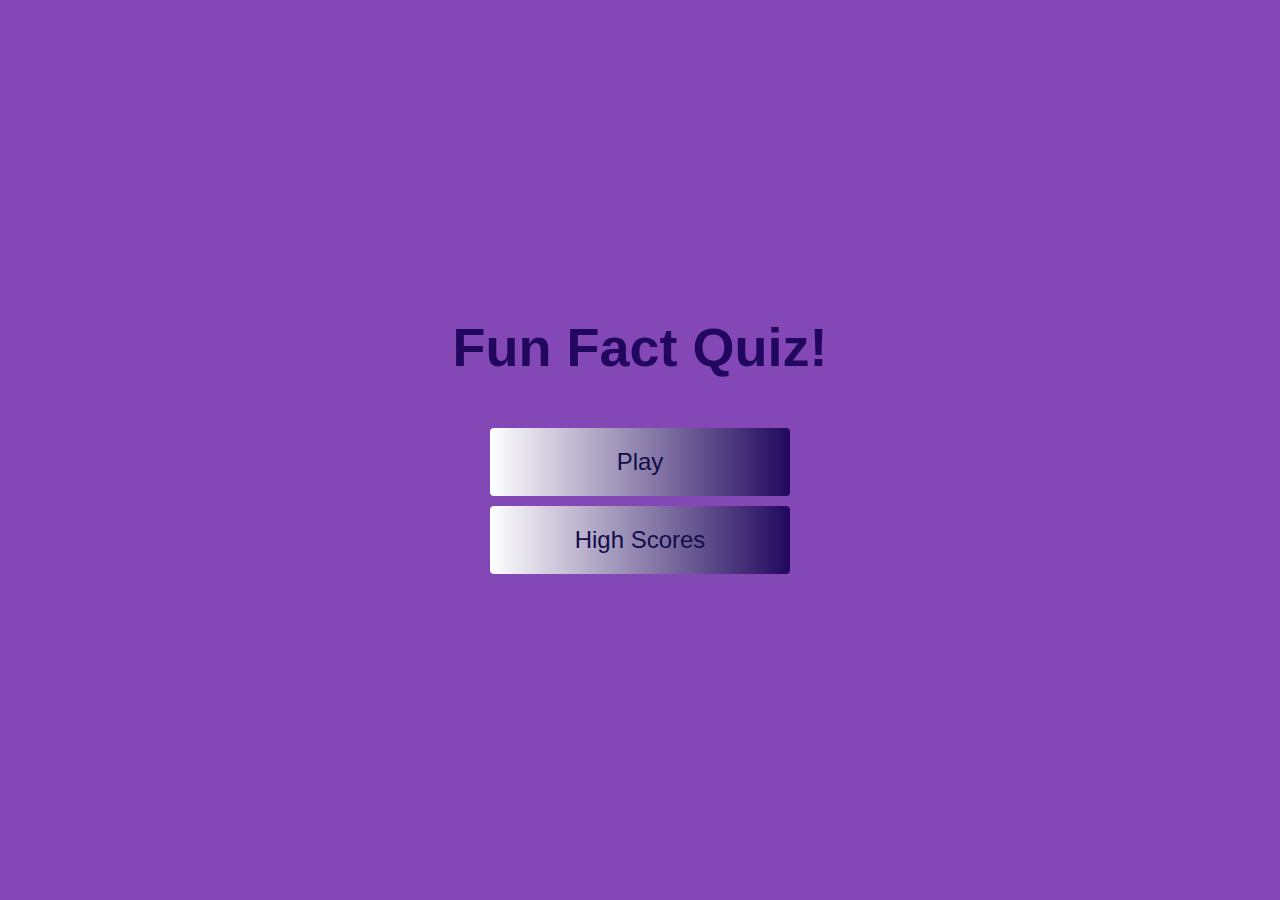
<file: index.html>
<!DOCTYPE html>
<html lang="en">
<head>
        <meta charset="UTF-8">
        <meta name="viewport" content="width=device-width, initial-scale=1.0">
        <title>Fun Fact Quiz</title>
        <link rel="stylesheet" href="style.css">
</head>
<body>
    <div class="container">
        <div id="home" class="flex-column flex-center">
        <h1>Fun Fact Quiz!</h1>  
        <a href="game.html" class="btn">Play</a>
        <a href="highscores.html" id="highscore-btn" class="btn">High Scores</a>
        </div>
    </div>
</body>
</html>
</file>
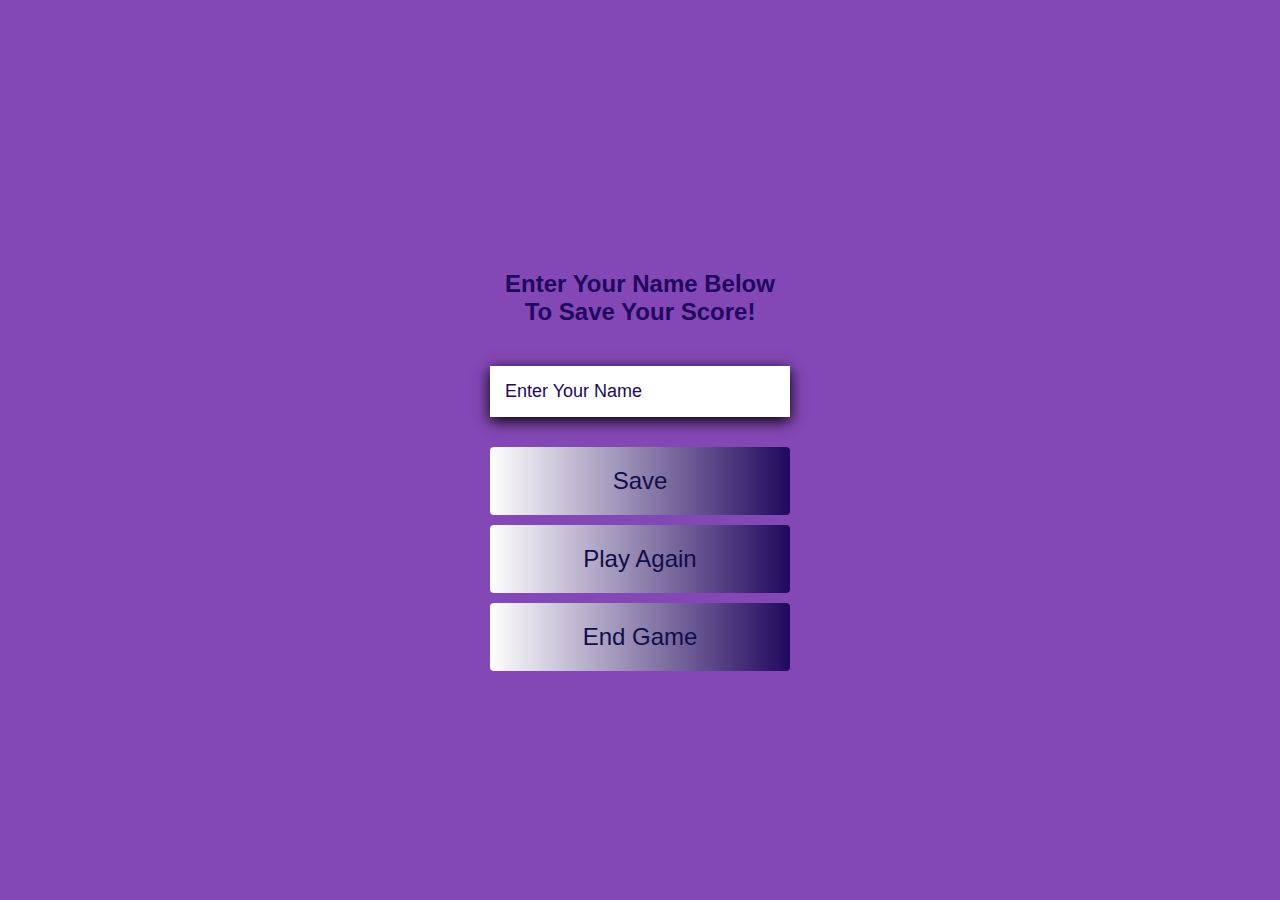
<file: endgame.html>
<!DOCTYPE html>
<html lang="en">
<head>
        <meta charset="UTF-8">
        <meta name="viewport" content="width=device-width, initial-scale=1.0">
        <title>Fun Fact Quiz</title>
        <link rel="stylesheet" href="style.css">
</head>
<body>
    <div class="container">
        <div id="end" class="flex-center flex-column">
            <h1 id="finalScore">0</h1>
            <form id="saveForm" class="end-form-container">
                <h2 id="end-text">Enter Your Name Below To Save Your Score!</h2>
                <input type="text" name="name" id="username" placeholder="Enter Your Name">
                <button class="btn" id="saveScoreBtn" type="submit" disabled>Save</button>
            </form>
            <a href="game.html" class="btn">Play Again</a>
            <a href="/" class="btn">End Game</a>
        </div>
    </div>
    <script src="endgame.js"></script>
</body>
</html>
</file>
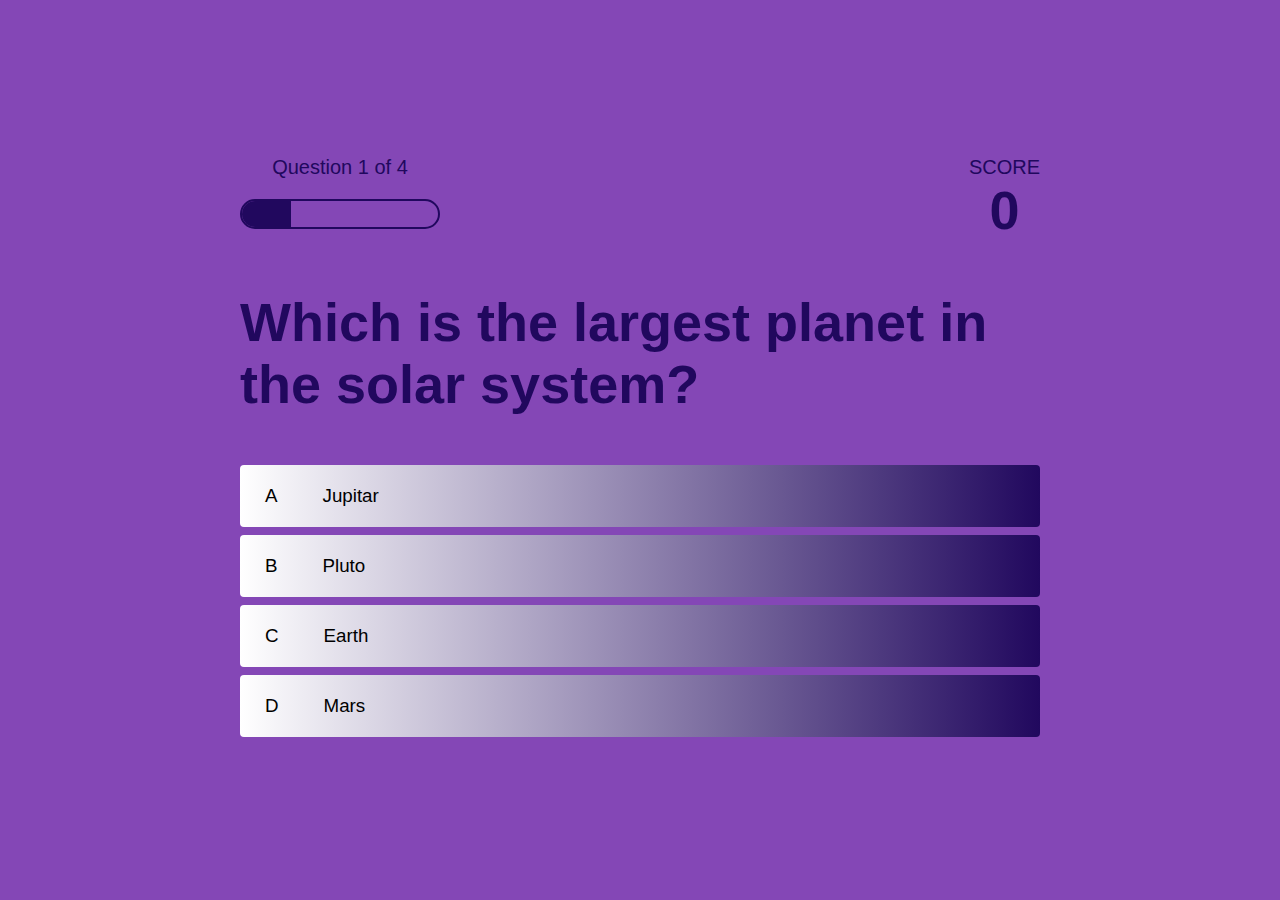
<file: game.html>
<!DOCTYPE html>
<html lang="en">
<head>
   <meta charset="UTF-8">
   <meta name="viewport" content="width=device-width, initial-scale=1.0">
   <title>Questions Page</title>
   <link rel="stylesheet" href="style.css">
   <link rel="stylesheet" href="game.css">
</head> 
<body>
    <div class="container">
        <div id="game" class="justify-center flex-column">
            <div id="hud"> 
                <div class="hud-item">
                    <p id="progressText" class="hud-prefix">QUESTION 1 of 4</p>
                    <div id="progressBar">
                        <div id="progressBarFull"></div>   
                    </div>
                </div>
                <div class="hud-item">
                    <p class="hud-prefix">
                        SCORE
                    </p>
                    <h1 class="hud-main-text" id="score">
                        0
                    </h1>
                </div>
            </div>
            <h1 id="question">Which is the largest planet in the solar system?</h1>
            <div class="choice-container">
                <p class="choice-prefix">A</p>
                <p class="choice-text" data-number="1"Choice 1></p>
            </div>
            <div class="choice-container">
                <p class="choice-prefix">B</p>
                <p class="choice-text" data-number="2">Choice 2</p>
            </div>
            <div class="choice-container">
                <p class="choice-prefix">C</p>
                <p class="choice-text" data-number="3">Choice 3</p>
            </div>
            <div class="choice-container">
                <p class="choice-prefix">D</p>
                <p class="choice-text" data-number="4">Choice 4</p>
            </div>
        </div>
    </div>
    <script src="game.js"></script>
</body>
</html>
</file>
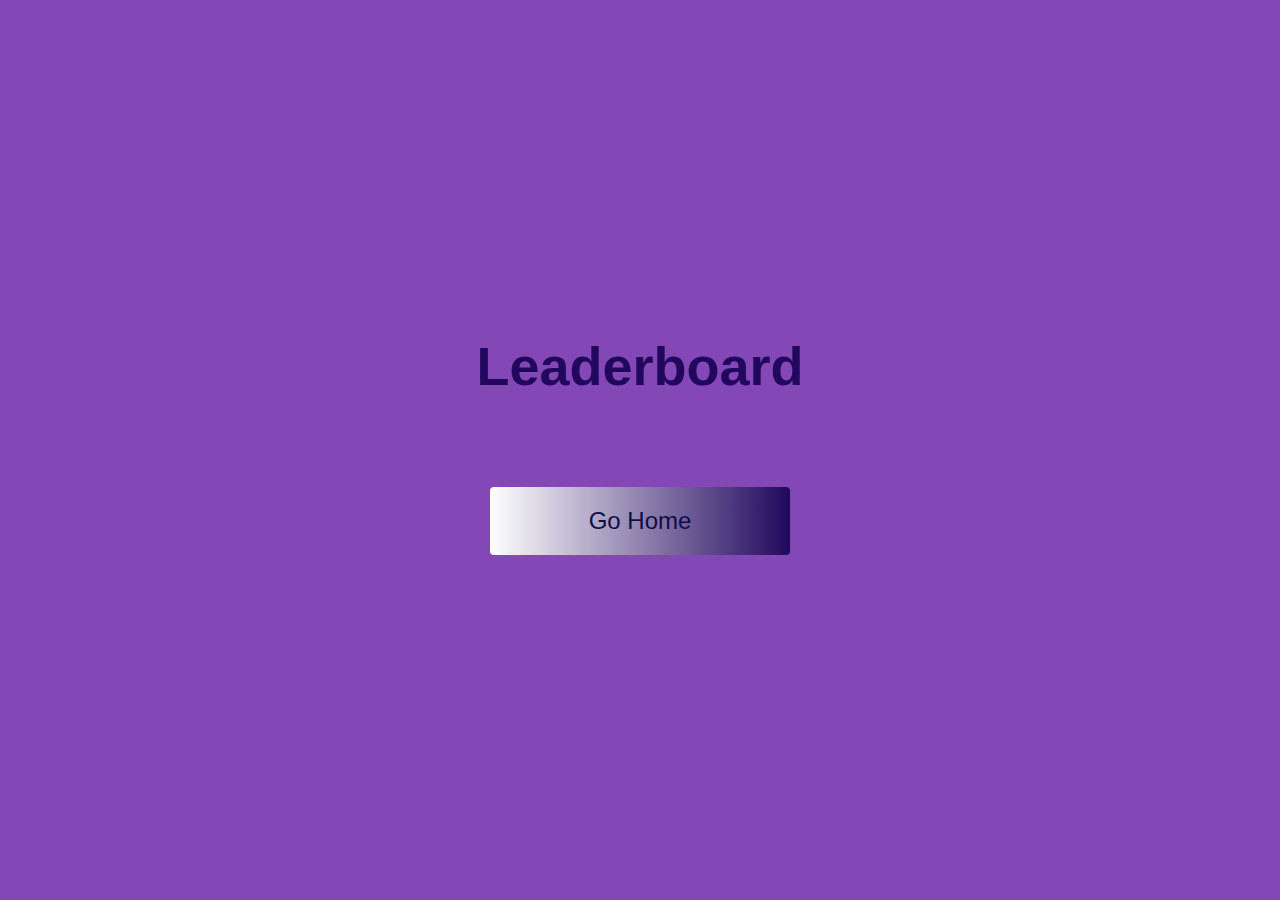
<file: highscore.html>
<!DOCTYPE html>
<html lang="en">
<head>
        <meta charset="UTF-8">
        <meta name="viewport" content="width=device-width, initial-scale=1.0">
        <title>High Scores</title>
        <link rel="stylesheet" href="style.css">
        <link rel="stylesheet" href="highscore.css">
</head>
<body>
    <div class="container">
        <div id="highScores" class="flex-column flex-center">
            <h1 id="finalScore">Leaderboard</h1>  
            <ul id="highScoresList"></ul>
        <a href="/" class="btn">Go Home</a>
        </div>
    </div>
    <script src="highscore.js"></script>
</body>
</html>
</file>
<file: style.css>
:root {
    background-color: #8447b6;
}

* {
    box-sizing: border-box;
    margin: 0;
    padding: 0;
    font-size: 62.5%;
    font-family: 'Franklin Gothic Medium', 'Arial Narrow', Arial, sans-serif;
}

h1 {
    font-size: 5.4rem;
    color: #21085e;
    margin-bottom: 5rem;
}

h2 {
    font-size: 4.2rem;
    margin-bottom: 4rem;
}

/*containers*/

.container {
    width: 100vw;
    height: 100vh;
    display: flex;
    justify-content: center;
    align-items: center;
    max-width: 80rem;
    margin: 0 auto;
    padding: 10rem;
}

.flex-column {
    display: flex;
    flex-direction: column;
}

.flex-center {
    justify-content: center;
    align-items: center;
}

.justify-center {
    justify-content: center;
}

.text-center {
    text-align: center;
}

.hidden {
    display: none;
}

/*buttons*/

.btn {
    font-size: 2.4rem;
    padding: 2rem 0;
    width: 30rem;
    text-align: center;
    margin-bottom: 1rem;
    text-decoration: none;
    color: #110d49;
    background: linear-gradient(90deg, rgb(255, 255, 255) 0%, #21085e 100%);
    border-radius: 4px;
}

.btn:hover {
    cursor: pointer;
    box-shadow: 0 0.4rem 1.4rem 0 black;
    transition: transform 150ms;
    transform: scale(1.03);
}

.btn[disabled]:hover {
    cursor: not-allowed;
    box-shadow: none;
    transform: none;
}

  /*id*/

  #highscore-btn {
    background: linear-gradient(90deg, rgb(255, 255, 255) 0%, rgb(33, 8, 94) 100%);
  }

  #highscore-btn:hover {
    box-shadow: 0 0.4rem 1.4rem 0 black;
  }

  /*finished game*/
  .end-form-container {
    width: 100%;
    display: flex;
    flex-direction: column;
    align-items: center;
    max-width: 30rem;
  }

  input {
    margin-bottom: 1rem;
    width: 20rem;
    padding: 1.5rem;
    font-size: 1.8rem;
    border: none;
    box-shadow: 0 0.4rem 1.4rem 0 black;
  }

  input::placeholder {
    color: #21085e;
  }

  #username {
    margin-bottom: 3rem;
    width: 100%;
    outline: none;
  }

  #end-text {
    font-size: 2.4rem;
    color: #21085e;
    text-align: center;
  }

  #saveScoreBtn {
    border: none;
  }
</file>
<file: game.css>
body {
    color: #000000;
}

.choice-container {
    display: flex;
    margin-bottom: 0.8rem;
    width: 100%;
    border-radius: 4px;
    background: linear-gradient(90deg, rgb(255, 255, 255) 0%, rgb(33, 8, 94) 100%);
    font-size: 3rem;
    min-width: 80rem;
}

.choice-container:hover {
    cursor: pointer;
    box-shadow: black;
    transform: scale(1.02);
    transform:  transform 100ms;
}

.choice-prefix {
    padding: 2rem 2.5rem;
    color: rgb(0, 0, 0)
}

.choice-text {
    padding: 2rem;
    width: 100%;
}

.correct {
    background: linear-gradient(32deg, rgb(2, 51, 20) 0%, rgb(2, 51, 20) 100%);
}

.incorrect {
    background: linear-gradient(32deg, rgba(230, 29, 29) 0%, rgb(224, 11, 11, 1) 100%);
}

/*display*/
#hud {
    display: flex;
    justify-content: space-between;
}

.hud-prefix {
    text-align: center;
    font-size: 2rem;
    color: #21085e;
}

.hud-main-text {
    text-align: center;
    color: #21085e;
}

#progressBar {
    width: 20rem;
    height: 3rem;
    border: 0.2rem solid #21085e;
    margin-top: 2rem;
    border-radius: 50px;
    overflow: hidden;
}

#progressBarFull {
    height: 100%;
    background: #21085e;
    width: 0%;
}

@media screen and (max-width: 768px) {
    .choice-container {
        min-width: 40rem;
    }
}
</file>
<file: highscore.css>
body {
    color: white;
}

#highScoresList {
    list-style: none;
    margin-bottom: 4rem;
}

.high-score {
    font-size: 2.8rem;
    margin-bottom: 0.5rem;
}
</file>
